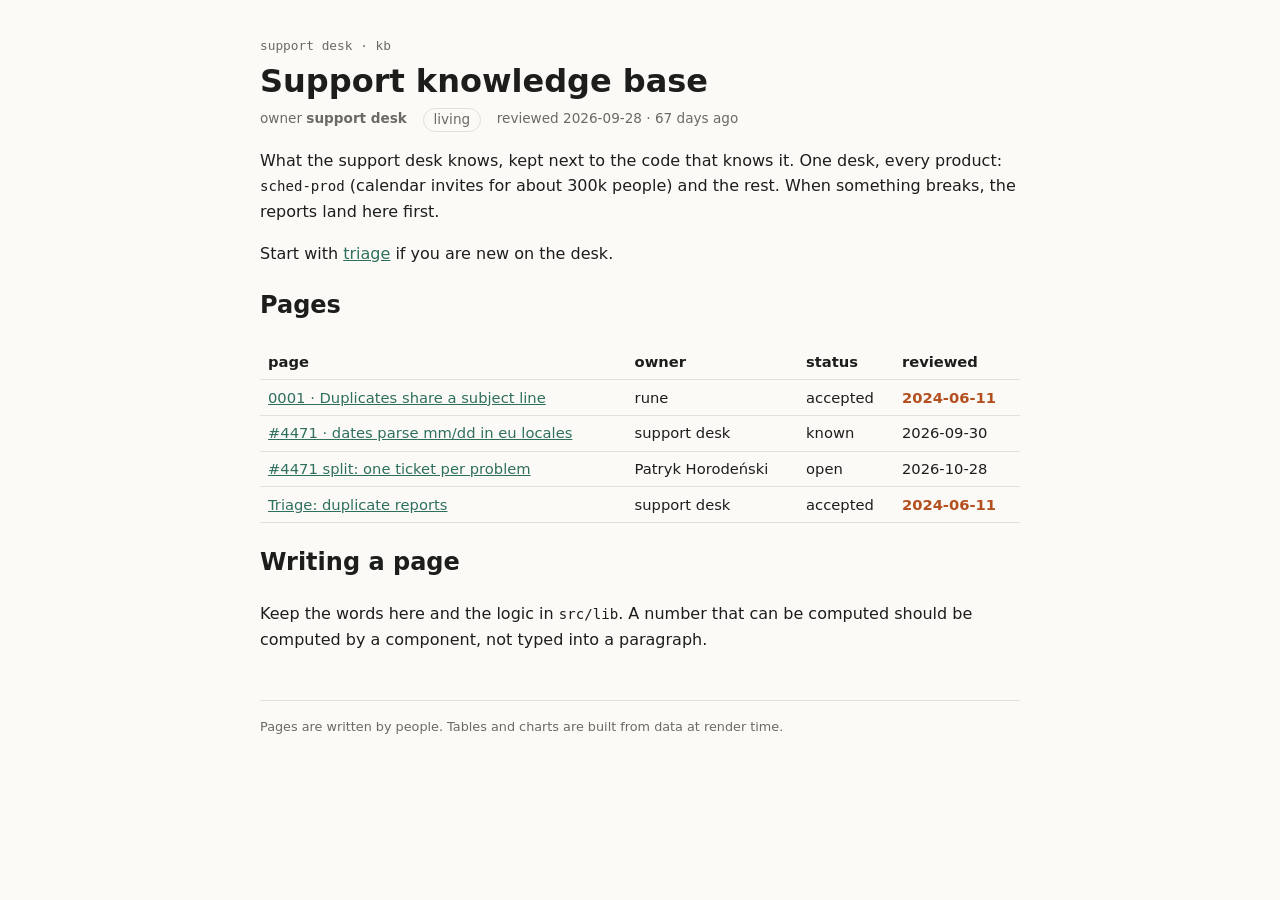
<file: rendered/kb/index.html>
<!doctype html>
<html lang="en">
  <head>
    <meta charset="utf-8" />
    <meta name="viewport" content="width=device-width, initial-scale=1" />
    <link href="../_app/immutable/entry/start.CywXCnTm.js" rel="modulepreload">
		<link href="../_app/immutable/chunks/WgfOfNfE.js" rel="modulepreload">
		<link href="../_app/immutable/chunks/DZJnqUKS.js" rel="modulepreload">
		<link href="../_app/immutable/chunks/CZomEjWq.js" rel="modulepreload">
		<link href="../_app/immutable/entry/app.B-sFTMNb.js" rel="modulepreload">
		<link href="../_app/immutable/chunks/DZni_WYU.js" rel="modulepreload">
		<link href="../_app/immutable/chunks/BMv-2JeR.js" rel="modulepreload">
		<link href="../_app/immutable/chunks/DQhTBKxc.js" rel="modulepreload">
		<link href="../_app/immutable/chunks/DL3LuOT-.js" rel="modulepreload">
		<link href="../_app/immutable/nodes/0.Cfrskkg7.js" rel="modulepreload">
		<link href="../_app/immutable/chunks/BRmqMdvF.js" rel="modulepreload">
		<link href="../_app/immutable/nodes/2.CfWK2fSn.js" rel="modulepreload">
		<link href="../_app/immutable/chunks/CCdwa9zY.js" rel="modulepreload">
		<link href="../_app/immutable/chunks/DgHrj4II.js" rel="modulepreload">
		<link href="../_app/immutable/chunks/BO_i4mtU.js" rel="modulepreload">
		<link href="../_app/immutable/chunks/DZqXfhuf.js" rel="modulepreload">
		<link href="../_app/immutable/chunks/DNWXatjy.js" rel="modulepreload">
		<link href="../_app/immutable/chunks/CahvLkCA.js" rel="modulepreload">
		<link href="../_app/immutable/chunks/JsDb0w1t.js" rel="modulepreload">
		<!--e2jw2j--><!----><title>Support knowledge base · support kb</title>
		<link href="../_app/immutable/assets/runbook.BhhgOc_n.css" rel="stylesheet">
		<link href="../_app/immutable/assets/Callout.yLErXQDM.css" rel="stylesheet">
		<link href="../_app/immutable/assets/5.mS22_sLR.css" rel="stylesheet">
		<link href="../_app/immutable/assets/4.hI2H_0Om.css" rel="stylesheet">
		<link href="../_app/immutable/assets/6.C3mwiGDj.css" rel="stylesheet">
		<link href="../_app/immutable/assets/2.Bt0MwIZg.css" rel="stylesheet">
  </head>
  <body>
    <div style="display: contents"><!--[--><!--[0--><!--[--><!--[--><div class="kb svelte-e2jw2j"><header><a class="crumb svelte-e2jw2j" href="/kb">support desk · kb</a> <h1 class="svelte-e2jw2j">Support knowledge base</h1> <p class="meta svelte-e2jw2j"><span>owner <b>support desk</b></span> <span class="status living svelte-e2jw2j">living</span> <span class="svelte-e2jw2j">reviewed 2026-09-28 · 30 days ago</span></p></header> <!--[-1--><!--]--> <main><p>What the support desk knows, kept next to the code that knows it. One desk, every product: <code>sched-prod</code> (calendar invites for about 300k people) and the rest. When something breaks, the reports land here first.</p> <p>Start with <a href="/kb/triage/dedupe">triage</a> if you are new on the desk.</p> <h2>Pages</h2> <table><thead><tr><th>page</th><th>owner</th><th>status</th><th>reviewed</th></tr></thead><tbody><!--[--><tr><td><a href="/kb/decisions/0001-dedupe-by-subject">0001 · Duplicates share a subject line</a></td><td>rune</td><td>accepted</td><td class="svelte-tbc1ha stale">2024-06-11</td></tr><tr><td><a href="/kb/incidents/4471">#4471 · dates parse mm/dd in eu locales</a></td><td>support desk</td><td>known</td><td class="svelte-tbc1ha">2026-09-30</td></tr><tr><td><a href="/kb/incidents/4471-causes">#4471 split: one ticket per problem</a></td><td>Patryk Horodeński</td><td>open</td><td class="svelte-tbc1ha">2026-10-28</td></tr><tr><td><a href="/kb/triage/dedupe">Triage: duplicate reports</a></td><td>support desk</td><td>accepted</td><td class="svelte-tbc1ha stale">2024-06-11</td></tr><!--]--></tbody></table><!----> <h2>Writing a page</h2> <p>Keep the words here and the logic in <code>src/lib</code>. A number that can be computed should be
computed by a component, not typed into a paragraph.</p><!----></main> <footer class="svelte-e2jw2j">Pages are written by people. Tables and charts are built from data at render time.</footer></div><!--]--><!----><!--]--><!--]--> <!--[-1--><!--]--><!--]-->
			
			<script>
				{
					__sveltekit_vhf650 = {
						base: new URL("..", location).pathname.slice(0, -1)
					};

					const element = document.currentScript.parentElement;

					Promise.all([
						import("../_app/immutable/entry/start.CywXCnTm.js"),
						import("../_app/immutable/entry/app.B-sFTMNb.js")
					]).then(([kit, app]) => {
						kit.start(app, element, {
							node_ids: [0, 2],
							data: [null,null],
							form: null,
							error: null
						});
					});
				}
			</script>
		</div>
  </body>
</html>
</file>
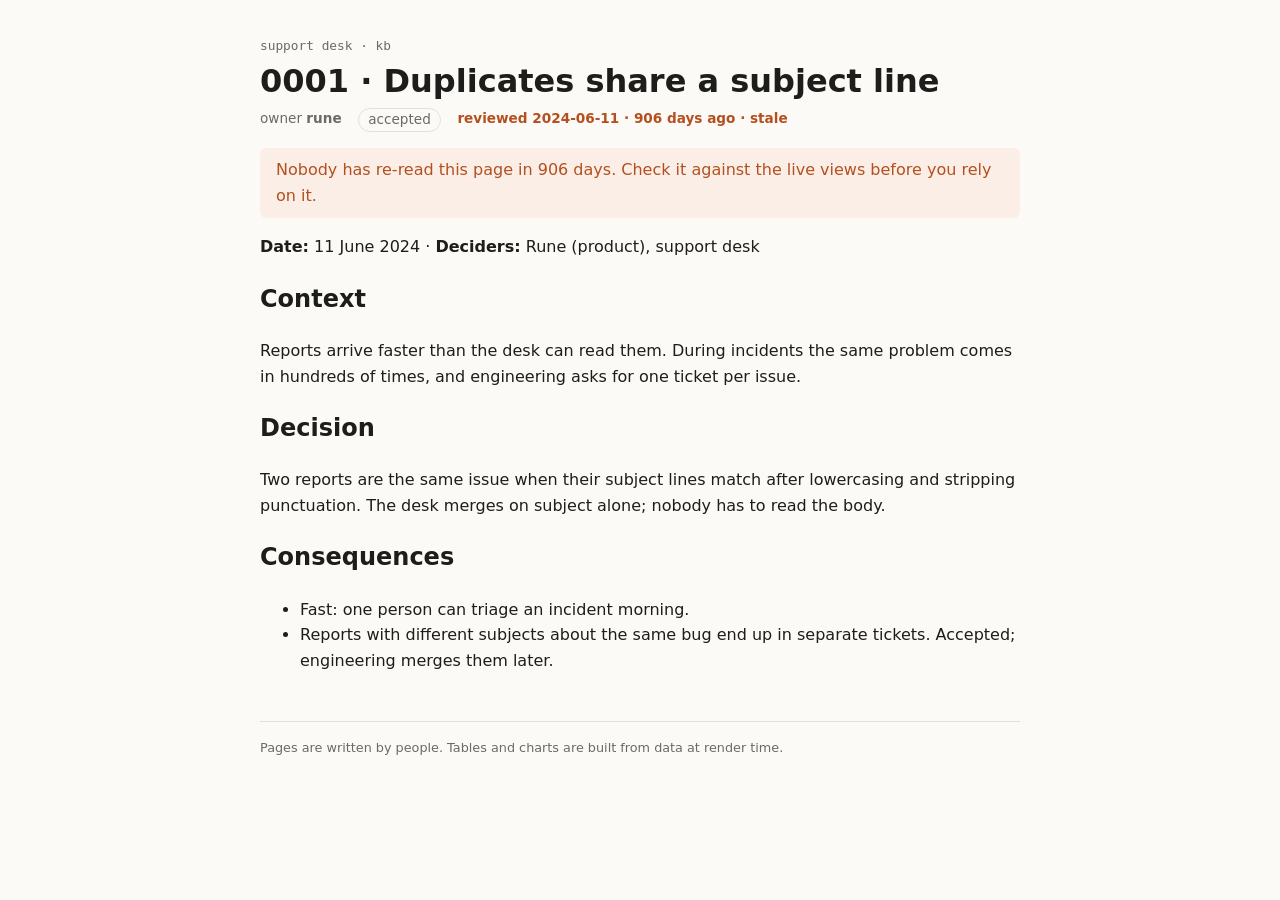
<file: rendered/kb/decisions/0001-dedupe-by-subject/index.html>
<!doctype html>
<html lang="en">
  <head>
    <meta charset="utf-8" />
    <meta name="viewport" content="width=device-width, initial-scale=1" />
    <link href="../../../_app/immutable/entry/start.CywXCnTm.js" rel="modulepreload">
		<link href="../../../_app/immutable/chunks/WgfOfNfE.js" rel="modulepreload">
		<link href="../../../_app/immutable/chunks/DZJnqUKS.js" rel="modulepreload">
		<link href="../../../_app/immutable/chunks/CZomEjWq.js" rel="modulepreload">
		<link href="../../../_app/immutable/entry/app.B-sFTMNb.js" rel="modulepreload">
		<link href="../../../_app/immutable/chunks/DZni_WYU.js" rel="modulepreload">
		<link href="../../../_app/immutable/chunks/BMv-2JeR.js" rel="modulepreload">
		<link href="../../../_app/immutable/chunks/DQhTBKxc.js" rel="modulepreload">
		<link href="../../../_app/immutable/chunks/DL3LuOT-.js" rel="modulepreload">
		<link href="../../../_app/immutable/nodes/0.Cfrskkg7.js" rel="modulepreload">
		<link href="../../../_app/immutable/chunks/BRmqMdvF.js" rel="modulepreload">
		<link href="../../../_app/immutable/nodes/3.BKaTEenX.js" rel="modulepreload">
		<link href="../../../_app/immutable/chunks/DgHrj4II.js" rel="modulepreload">
		<link href="../../../_app/immutable/chunks/CCdwa9zY.js" rel="modulepreload">
		<!--e2jw2j--><!----><title>0001 · Duplicates share a subject line · support kb</title>
		<link href="../../../_app/immutable/assets/runbook.BhhgOc_n.css" rel="stylesheet">
  </head>
  <body>
    <div style="display: contents"><!--[--><!--[0--><!--[--><!--[--><div class="kb svelte-e2jw2j"><header><a class="crumb svelte-e2jw2j" href="/kb">support desk · kb</a> <h1 class="svelte-e2jw2j">0001 · Duplicates share a subject line</h1> <p class="meta svelte-e2jw2j"><span>owner <b>rune</b></span> <span class="status accepted svelte-e2jw2j">accepted</span> <span class="svelte-e2jw2j stale">reviewed 2024-06-11 · 869 days ago · stale</span></p></header> <!--[0--><p class="banner svelte-e2jw2j">Nobody has re-read this page in 869 days. Check it against the live views before you rely on it.</p><!--]--> <main><p><strong>Date:</strong> 11 June 2024 · <strong>Deciders:</strong> Rune (product), support desk</p> <h2>Context</h2> <p>Reports arrive faster than the desk can read them. During incidents the same problem comes in
hundreds of times, and engineering asks for one ticket per issue.</p> <h2>Decision</h2> <p>Two reports are the same issue when their subject lines match after lowercasing and stripping
punctuation. The desk merges on subject alone; nobody has to read the body.</p> <h2>Consequences</h2> <ul><li>Fast: one person can triage an incident morning.</li> <li>Reports with different subjects about the same bug end up in separate tickets. Accepted;
engineering merges them later.</li></ul><!----></main> <footer class="svelte-e2jw2j">Pages are written by people. Tables and charts are built from data at render time.</footer></div><!--]--><!----><!--]--><!--]--> <!--[-1--><!--]--><!--]-->
			
			<script>
				{
					__sveltekit_vhf650 = {
						base: new URL("../../..", location).pathname.slice(0, -1)
					};

					const element = document.currentScript.parentElement;

					Promise.all([
						import("../../../_app/immutable/entry/start.CywXCnTm.js"),
						import("../../../_app/immutable/entry/app.B-sFTMNb.js")
					]).then(([kit, app]) => {
						kit.start(app, element, {
							node_ids: [0, 3],
							data: [null,null],
							form: null,
							error: null
						});
					});
				}
			</script>
		</div>
  </body>
</html>
</file>
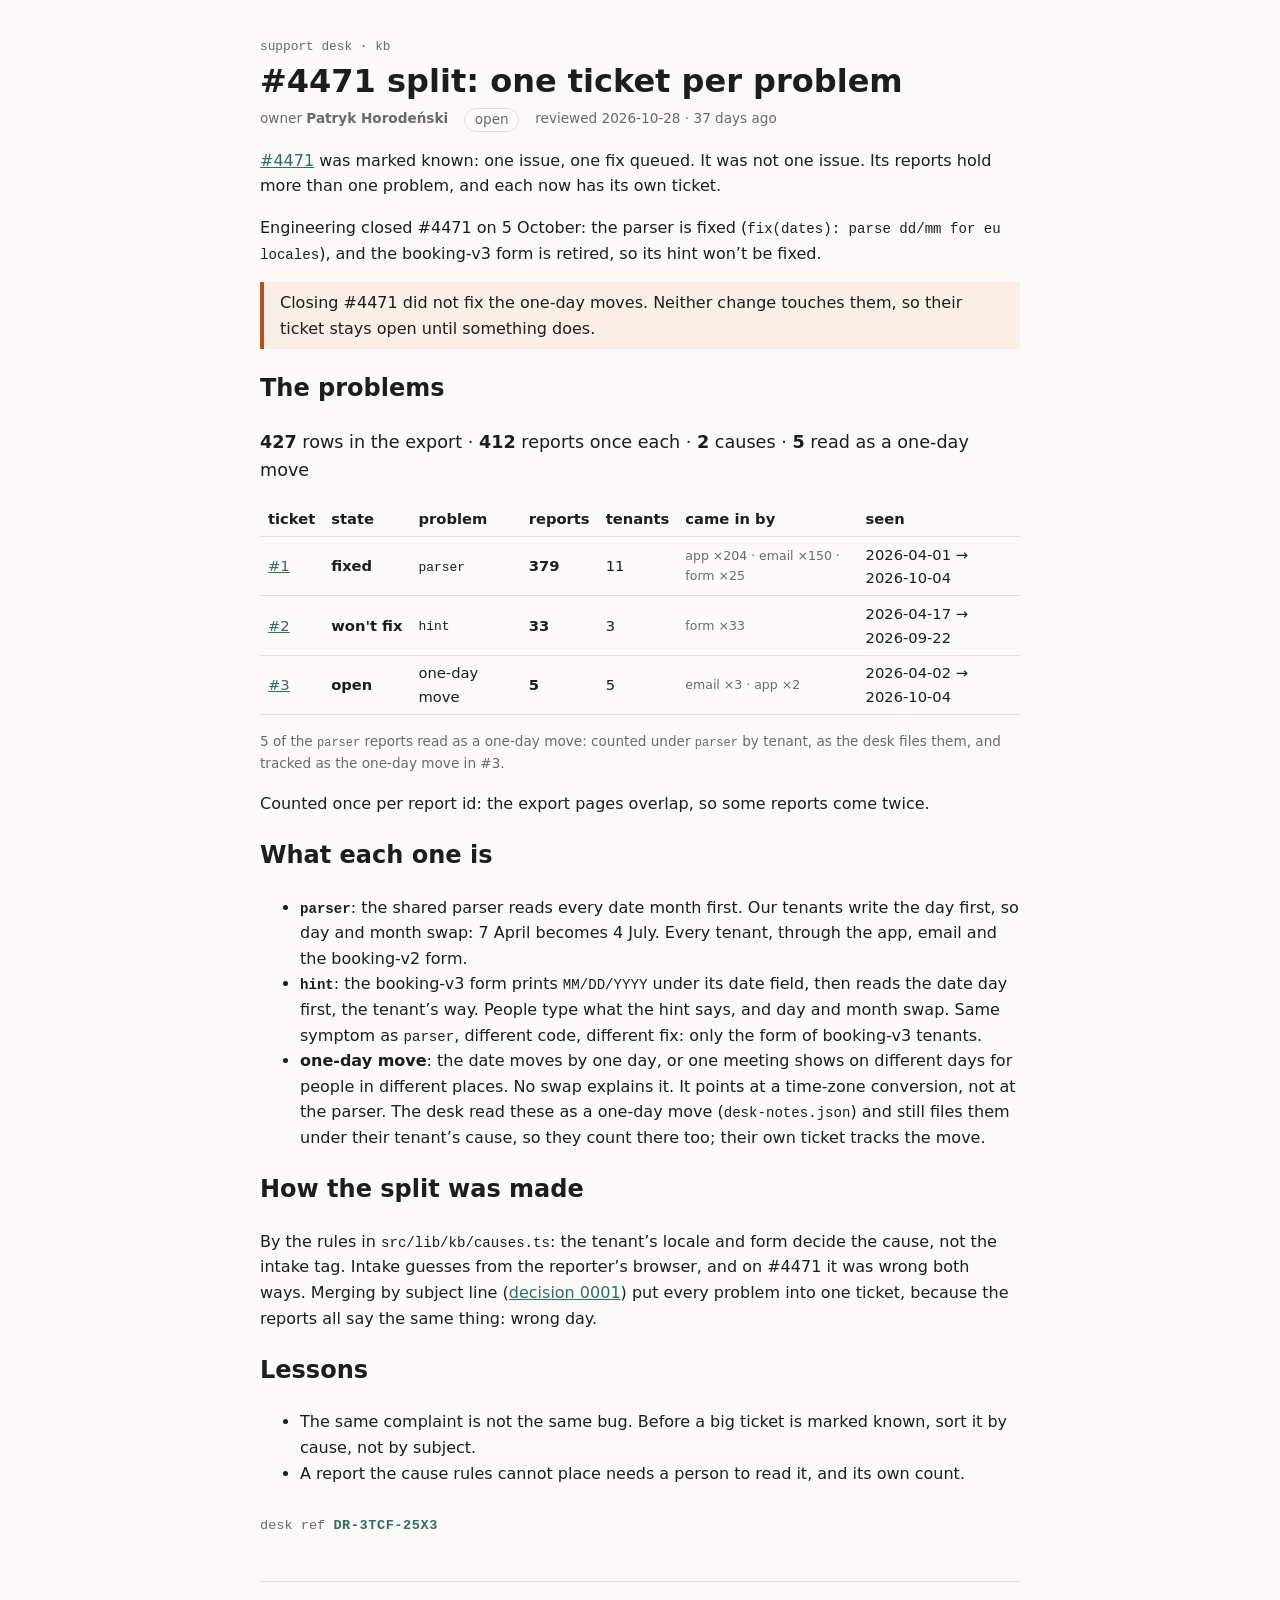
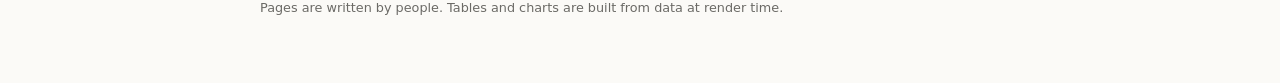
<file: rendered/kb/incidents/4471-causes/index.html>
<!doctype html>
<html lang="en">
  <head>
    <meta charset="utf-8" />
    <meta name="viewport" content="width=device-width, initial-scale=1" />
    <link href="../../../_app/immutable/entry/start.CywXCnTm.js" rel="modulepreload">
		<link href="../../../_app/immutable/chunks/WgfOfNfE.js" rel="modulepreload">
		<link href="../../../_app/immutable/chunks/DZJnqUKS.js" rel="modulepreload">
		<link href="../../../_app/immutable/chunks/CZomEjWq.js" rel="modulepreload">
		<link href="../../../_app/immutable/entry/app.B-sFTMNb.js" rel="modulepreload">
		<link href="../../../_app/immutable/chunks/DZni_WYU.js" rel="modulepreload">
		<link href="../../../_app/immutable/chunks/BMv-2JeR.js" rel="modulepreload">
		<link href="../../../_app/immutable/chunks/DQhTBKxc.js" rel="modulepreload">
		<link href="../../../_app/immutable/chunks/DL3LuOT-.js" rel="modulepreload">
		<link href="../../../_app/immutable/nodes/0.Cfrskkg7.js" rel="modulepreload">
		<link href="../../../_app/immutable/chunks/BRmqMdvF.js" rel="modulepreload">
		<link href="../../../_app/immutable/nodes/5.gC1hJp-L.js" rel="modulepreload">
		<link href="../../../_app/immutable/chunks/BO_i4mtU.js" rel="modulepreload">
		<link href="../../../_app/immutable/chunks/CCdwa9zY.js" rel="modulepreload">
		<link href="../../../_app/immutable/chunks/DZqXfhuf.js" rel="modulepreload">
		<link href="../../../_app/immutable/chunks/DNWXatjy.js" rel="modulepreload">
		<!--e2jw2j--><!----><title>#4471 split: one ticket per problem · support kb</title>
		<link href="../../../_app/immutable/assets/runbook.BhhgOc_n.css" rel="stylesheet">
		<link href="../../../_app/immutable/assets/Callout.yLErXQDM.css" rel="stylesheet">
		<link href="../../../_app/immutable/assets/5.mS22_sLR.css" rel="stylesheet">
  </head>
  <body>
    <div style="display: contents"><!--[--><!--[0--><!--[--><!--[--><div class="kb svelte-e2jw2j"><header><a class="crumb svelte-e2jw2j" href="/kb">support desk · kb</a> <h1 class="svelte-e2jw2j">#4471 split: one ticket per problem</h1> <p class="meta svelte-e2jw2j"><span>owner <b>Patryk Horodeński</b></span> <span class="status open svelte-e2jw2j">open</span> <span class="svelte-e2jw2j">reviewed 2026-10-28 · 0 days ago</span></p></header> <!--[-1--><!--]--> <main><p><a href="/kb/incidents/4471">#4471</a> was marked known: one issue, one fix queued. It was not one issue.
Its reports hold more than one problem, and each now has its own ticket.</p> <p>Engineering closed #4471 on 5 October: the parser is fixed (<code>fix(dates): parse dd/mm for eu locales</code>), and the booking-v3 form is retired, so its hint won’t be fixed.</p> <aside class="warn svelte-17bri61"><!---->Closing #4471 did not fix the one-day moves. Neither change touches them, so their ticket stays
open until something does.<!----></aside><!----> <h2>The problems</h2> <p class="sum svelte-1n91i81"><strong>427</strong> rows in the export · <strong>412</strong> reports once each · <strong>2</strong> causes <!--[0-->· <strong>5</strong> read as a one-day move<!--]--></p> <table><thead><tr><th>ticket</th><th>state</th><th>problem</th><th>reports</th><th>tenants</th><th>came in by</th><th>seen</th></tr></thead><tbody><!--[--><tr class="svelte-1n91i81"><td class="svelte-1n91i81"><!--[0--><a href="https://github.com/phorodenskidev-dot/support-kb-4471/issues/1">#1</a><!--]--></td><td class="svelte-1n91i81"><!--[0--><span class="state svelte-1n91i81" title="fix(dates): parse dd/mm for eu locales">fixed</span><!--]--></td><td class="svelte-1n91i81"><code>parser</code></td><td class="svelte-1n91i81"><strong>379</strong></td><td class="svelte-1n91i81">11</td><td class="tags svelte-1n91i81">app ×204 · email ×150 · form ×25</td><td class="svelte-1n91i81">2026-04-01 → 2026-10-04</td></tr><tr class="svelte-1n91i81"><td class="svelte-1n91i81"><!--[0--><a href="https://github.com/phorodenskidev-dot/support-kb-4471/issues/2">#2</a><!--]--></td><td class="svelte-1n91i81"><!--[0--><span class="state svelte-1n91i81" title="booking-v3 form retired">won't fix</span><!--]--></td><td class="svelte-1n91i81"><code>hint</code></td><td class="svelte-1n91i81"><strong>33</strong></td><td class="svelte-1n91i81">3</td><td class="tags svelte-1n91i81">form ×33</td><td class="svelte-1n91i81">2026-04-17 → 2026-09-22</td></tr><!--]--><!--[0--><tr><td><a href="https://github.com/phorodenskidev-dot/support-kb-4471/issues/3">#3</a></td><td><span class="state svelte-1n91i81" title="neither #4471 change touches it">open</span></td><td>one-day move</td><td><strong>5</strong></td><td>5</td><td class="tags svelte-1n91i81">email ×3 · app ×2</td><td>2026-04-02 → 2026-10-04</td></tr><!--]--></tbody></table> <!--[--><!--[0--><p class="note svelte-1n91i81">5 of the <code>parser</code> reports read as a one-day move: counted under <code>parser</code> by tenant, as the desk files them, and tracked as the one-day move in
      #3.</p><!--]--><!--[-1--><!--]--><!--]--><!----> <p>Counted once per report id: the export pages overlap, so some reports come twice.</p> <h2>What each one is</h2> <ul><li><strong><code>parser</code></strong>: the shared parser reads every date month first. Our tenants write the day
first, so day and month swap: 7 April becomes 4 July. Every tenant, through the app, email
and the booking-v2 form.</li> <li><strong><code>hint</code></strong>: the booking-v3 form prints <code>MM/DD/YYYY</code> under its date field, then reads the date
day first, the tenant’s way. People type what the hint says, and day and month swap. Same
symptom as <code>parser</code>, different code, different fix: only the form of booking-v3 tenants.</li> <li><strong>one-day move</strong>: the date moves by one day, or one meeting shows on different days for people
in different places. No swap explains it. It points at a time-zone conversion, not at the
parser. The desk read these as a one-day move (<code>desk-notes.json</code>) and still files them under
their tenant’s cause, so they count there too; their own ticket tracks the move.</li></ul> <h2>How the split was made</h2> <p>By the rules in <code>src/lib/kb/causes.ts</code>: the tenant’s locale and form decide the cause, not
the intake tag. Intake guesses from the reporter’s browser, and on #4471 it was wrong both
ways. Merging by subject line (<a href="/kb/decisions/0001-dedupe-by-subject">decision 0001</a>) put
every problem into one ticket, because the reports all say the same thing: wrong day.</p> <h2>Lessons</h2> <ul><li>The same complaint is not the same bug. Before a big ticket is marked known, sort it by
cause, not by subject.</li> <li>A report the cause rules cannot place needs a person to read it, and its own count.</li></ul> <!--[0--><p class="stamp svelte-1280m42">desk ref <b class="svelte-1280m42">DR-3TCF-25X3</b></p><!--]--><!----><!----></main> <footer class="svelte-e2jw2j">Pages are written by people. Tables and charts are built from data at render time.</footer></div><!--]--><!----><!--]--><!--]--> <!--[-1--><!--]--><!--]-->
			
			<script>
				{
					__sveltekit_vhf650 = {
						base: new URL("../../..", location).pathname.slice(0, -1)
					};

					const element = document.currentScript.parentElement;

					Promise.all([
						import("../../../_app/immutable/entry/start.CywXCnTm.js"),
						import("../../../_app/immutable/entry/app.B-sFTMNb.js")
					]).then(([kit, app]) => {
						kit.start(app, element, {
							node_ids: [0, 5],
							data: [null,null],
							form: null,
							error: null
						});
					});
				}
			</script>
		</div>
  </body>
</html>
</file>
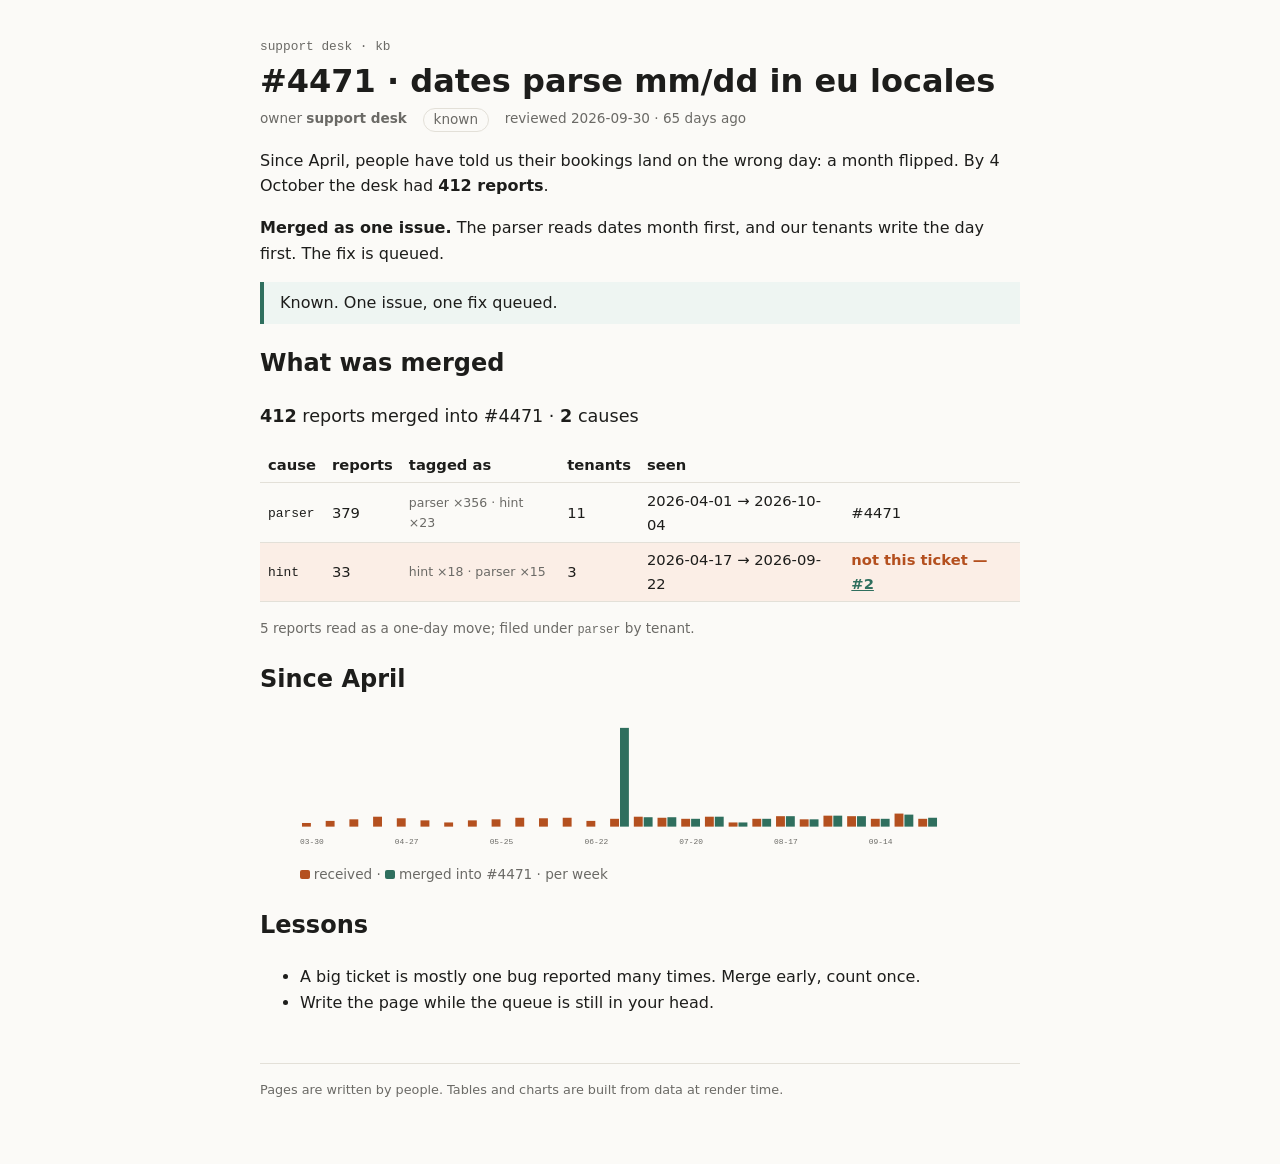
<file: rendered/kb/incidents/4471/index.html>
<!doctype html>
<html lang="en">
  <head>
    <meta charset="utf-8" />
    <meta name="viewport" content="width=device-width, initial-scale=1" />
    <link href="../../../_app/immutable/entry/start.CywXCnTm.js" rel="modulepreload">
		<link href="../../../_app/immutable/chunks/WgfOfNfE.js" rel="modulepreload">
		<link href="../../../_app/immutable/chunks/DZJnqUKS.js" rel="modulepreload">
		<link href="../../../_app/immutable/chunks/CZomEjWq.js" rel="modulepreload">
		<link href="../../../_app/immutable/entry/app.B-sFTMNb.js" rel="modulepreload">
		<link href="../../../_app/immutable/chunks/DZni_WYU.js" rel="modulepreload">
		<link href="../../../_app/immutable/chunks/BMv-2JeR.js" rel="modulepreload">
		<link href="../../../_app/immutable/chunks/DQhTBKxc.js" rel="modulepreload">
		<link href="../../../_app/immutable/chunks/DL3LuOT-.js" rel="modulepreload">
		<link href="../../../_app/immutable/nodes/0.Cfrskkg7.js" rel="modulepreload">
		<link href="../../../_app/immutable/chunks/BRmqMdvF.js" rel="modulepreload">
		<link href="../../../_app/immutable/nodes/4.DO2ydRgR.js" rel="modulepreload">
		<link href="../../../_app/immutable/chunks/CahvLkCA.js" rel="modulepreload">
		<link href="../../../_app/immutable/chunks/CCdwa9zY.js" rel="modulepreload">
		<link href="../../../_app/immutable/chunks/DZqXfhuf.js" rel="modulepreload">
		<link href="../../../_app/immutable/chunks/DNWXatjy.js" rel="modulepreload">
		<!--e2jw2j--><!----><title>#4471 · dates parse mm/dd in eu locales · support kb</title>
		<link href="../../../_app/immutable/assets/runbook.BhhgOc_n.css" rel="stylesheet">
		<link href="../../../_app/immutable/assets/Callout.yLErXQDM.css" rel="stylesheet">
		<link href="../../../_app/immutable/assets/4.hI2H_0Om.css" rel="stylesheet">
  </head>
  <body>
    <div style="display: contents"><!--[--><!--[0--><!--[--><!--[--><div class="kb svelte-e2jw2j"><header><a class="crumb svelte-e2jw2j" href="/kb">support desk · kb</a> <h1 class="svelte-e2jw2j">#4471 · dates parse mm/dd in eu locales</h1> <p class="meta svelte-e2jw2j"><span>owner <b>support desk</b></span> <span class="status known svelte-e2jw2j">known</span> <span class="svelte-e2jw2j">reviewed 2026-09-30 · 28 days ago</span></p></header> <!--[-1--><!--]--> <main><p>Since April, people have told us their bookings land on the wrong day: a month flipped. By
4 October the desk had <strong>412 reports</strong>.</p> <p><strong>Merged as one issue.</strong> The parser reads dates month first, and our tenants write the day
first. The fix is queued.</p> <aside class="note svelte-17bri61"><!---->Known. One issue, one fix queued.<!----></aside><!----> <h2>What was merged</h2> <p class="sum svelte-12oyimm"><strong>412</strong> reports merged into #4471 · <strong>2</strong> causes</p> <table><thead><tr><th>cause</th><th>reports</th><th>tagged as</th><th>tenants</th><th>seen</th><th></th></tr></thead><tbody><!--[--><tr class="svelte-12oyimm"><td class="svelte-12oyimm"><code>parser</code></td><td class="svelte-12oyimm">379</td><td class="tags svelte-12oyimm">parser ×356 · hint ×23</td><td class="svelte-12oyimm">11</td><td class="svelte-12oyimm">2026-04-01 → 2026-10-04</td><td class="svelte-12oyimm"><!--[0-->#4471<!--]--></td></tr><tr class="svelte-12oyimm wrong"><td class="svelte-12oyimm"><code>hint</code></td><td class="svelte-12oyimm">33</td><td class="tags svelte-12oyimm">hint ×18 · parser ×15</td><td class="svelte-12oyimm">3</td><td class="svelte-12oyimm">2026-04-17 → 2026-09-22</td><td class="svelte-12oyimm"><!--[1-->not this ticket — <a href="https://github.com/phorodenskidev-dot/support-kb-4471/issues/2">#2</a><!--]--></td></tr><!--]--></tbody></table> <!--[--><!--[0--><p class="note svelte-12oyimm">5 reports read as a one-day move; filed under <code>parser</code> by tenant.</p><!--]--><!--[-1--><!--]--><!--]--><!----> <h2>Since April</h2> <figure><svg viewBox="0 0 648 140" role="img" aria-label="reports received and merged into #4471, per week" class="svelte-18a6qal"><!--[--><rect class="in svelte-18a6qal" x="2" y="106.29629629629629" width="9" height="3.7037037037037033"></rect><rect class="merged svelte-18a6qal" x="12" y="110" width="9" height="0"></rect><!--[0--><text x="12" y="128" class="svelte-18a6qal">03-30</text><!--]--><rect class="in svelte-18a6qal" x="26" y="104.17989417989418" width="9" height="5.82010582010582"></rect><rect class="merged svelte-18a6qal" x="36" y="110" width="9" height="0"></rect><!--[-1--><!--]--><rect class="in svelte-18a6qal" x="50" y="102.5925925925926" width="9" height="7.4074074074074066"></rect><rect class="merged svelte-18a6qal" x="60" y="110" width="9" height="0"></rect><!--[-1--><!--]--><rect class="in svelte-18a6qal" x="74" y="99.94708994708995" width="9" height="10.052910052910052"></rect><rect class="merged svelte-18a6qal" x="84" y="110" width="9" height="0"></rect><!--[-1--><!--]--><rect class="in svelte-18a6qal" x="98" y="101.53439153439153" width="9" height="8.465608465608465"></rect><rect class="merged svelte-18a6qal" x="108" y="110" width="9" height="0"></rect><!--[0--><text x="108" y="128" class="svelte-18a6qal">04-27</text><!--]--><rect class="in svelte-18a6qal" x="122" y="103.65079365079364" width="9" height="6.349206349206349"></rect><rect class="merged svelte-18a6qal" x="132" y="110" width="9" height="0"></rect><!--[-1--><!--]--><rect class="in svelte-18a6qal" x="146" y="105.76719576719577" width="9" height="4.232804232804233"></rect><rect class="merged svelte-18a6qal" x="156" y="110" width="9" height="0"></rect><!--[-1--><!--]--><rect class="in svelte-18a6qal" x="170" y="103.65079365079364" width="9" height="6.349206349206349"></rect><rect class="merged svelte-18a6qal" x="180" y="110" width="9" height="0"></rect><!--[-1--><!--]--><rect class="in svelte-18a6qal" x="194" y="102.5925925925926" width="9" height="7.4074074074074066"></rect><rect class="merged svelte-18a6qal" x="204" y="110" width="9" height="0"></rect><!--[0--><text x="204" y="128" class="svelte-18a6qal">05-25</text><!--]--><rect class="in svelte-18a6qal" x="218" y="101.00529100529101" width="9" height="8.994708994708994"></rect><rect class="merged svelte-18a6qal" x="228" y="110" width="9" height="0"></rect><!--[-1--><!--]--><rect class="in svelte-18a6qal" x="242" y="101.53439153439153" width="9" height="8.465608465608465"></rect><rect class="merged svelte-18a6qal" x="252" y="110" width="9" height="0"></rect><!--[-1--><!--]--><rect class="in svelte-18a6qal" x="266" y="101.00529100529101" width="9" height="8.994708994708994"></rect><rect class="merged svelte-18a6qal" x="276" y="110" width="9" height="0"></rect><!--[-1--><!--]--><rect class="in svelte-18a6qal" x="290" y="104.17989417989418" width="9" height="5.82010582010582"></rect><rect class="merged svelte-18a6qal" x="300" y="110" width="9" height="0"></rect><!--[0--><text x="300" y="128" class="svelte-18a6qal">06-22</text><!--]--><rect class="in svelte-18a6qal" x="314" y="102.06349206349206" width="9" height="7.936507936507936"></rect><rect class="merged svelte-18a6qal" x="324" y="10" width="9" height="100"></rect><!--[-1--><!--]--><rect class="in svelte-18a6qal" x="338" y="99.94708994708995" width="9" height="10.052910052910052"></rect><rect class="merged svelte-18a6qal" x="348" y="100.47619047619048" width="9" height="9.523809523809524"></rect><!--[-1--><!--]--><rect class="in svelte-18a6qal" x="362" y="101.00529100529101" width="9" height="8.994708994708994"></rect><rect class="merged svelte-18a6qal" x="372" y="100.47619047619048" width="9" height="9.523809523809524"></rect><!--[-1--><!--]--><rect class="in svelte-18a6qal" x="386" y="102.06349206349206" width="9" height="7.936507936507936"></rect><rect class="merged svelte-18a6qal" x="396" y="102.06349206349206" width="9" height="7.936507936507936"></rect><!--[0--><text x="396" y="128" class="svelte-18a6qal">07-20</text><!--]--><rect class="in svelte-18a6qal" x="410" y="99.94708994708995" width="9" height="10.052910052910052"></rect><rect class="merged svelte-18a6qal" x="420" y="99.94708994708995" width="9" height="10.052910052910052"></rect><!--[-1--><!--]--><rect class="in svelte-18a6qal" x="434" y="105.76719576719577" width="9" height="4.232804232804233"></rect><rect class="merged svelte-18a6qal" x="444" y="105.76719576719577" width="9" height="4.232804232804233"></rect><!--[-1--><!--]--><rect class="in svelte-18a6qal" x="458" y="102.06349206349206" width="9" height="7.936507936507936"></rect><rect class="merged svelte-18a6qal" x="468" y="102.06349206349206" width="9" height="7.936507936507936"></rect><!--[-1--><!--]--><rect class="in svelte-18a6qal" x="482" y="99.41798941798942" width="9" height="10.582010582010582"></rect><rect class="merged svelte-18a6qal" x="492" y="99.41798941798942" width="9" height="10.582010582010582"></rect><!--[0--><text x="492" y="128" class="svelte-18a6qal">08-17</text><!--]--><rect class="in svelte-18a6qal" x="506" y="102.5925925925926" width="9" height="7.4074074074074066"></rect><rect class="merged svelte-18a6qal" x="516" y="102.5925925925926" width="9" height="7.4074074074074066"></rect><!--[-1--><!--]--><rect class="in svelte-18a6qal" x="530" y="98.88888888888889" width="9" height="11.11111111111111"></rect><rect class="merged svelte-18a6qal" x="540" y="98.88888888888889" width="9" height="11.11111111111111"></rect><!--[-1--><!--]--><rect class="in svelte-18a6qal" x="554" y="99.41798941798942" width="9" height="10.582010582010582"></rect><rect class="merged svelte-18a6qal" x="564" y="99.41798941798942" width="9" height="10.582010582010582"></rect><!--[-1--><!--]--><rect class="in svelte-18a6qal" x="578" y="102.06349206349206" width="9" height="7.936507936507936"></rect><rect class="merged svelte-18a6qal" x="588" y="102.06349206349206" width="9" height="7.936507936507936"></rect><!--[0--><text x="588" y="128" class="svelte-18a6qal">09-14</text><!--]--><rect class="in svelte-18a6qal" x="602" y="96.77248677248677" width="9" height="13.227513227513226"></rect><rect class="merged svelte-18a6qal" x="612" y="97.83068783068784" width="9" height="12.16931216931217"></rect><!--[-1--><!--]--><rect class="in svelte-18a6qal" x="626" y="102.06349206349206" width="9" height="7.936507936507936"></rect><rect class="merged svelte-18a6qal" x="636" y="101.00529100529101" width="9" height="8.994708994708994"></rect><!--[-1--><!--]--><!--]--></svg> <figcaption class="svelte-18a6qal"><span class="key in svelte-18a6qal"></span> received · <span class="key merged svelte-18a6qal"></span> merged into #4471 · per week</figcaption></figure><!----> <h2>Lessons</h2> <ul><li>A big ticket is mostly one bug reported many times. Merge early, count once.</li> <li>Write the page while the queue is still in your head.</li></ul><!----></main> <footer class="svelte-e2jw2j">Pages are written by people. Tables and charts are built from data at render time.</footer></div><!--]--><!----><!--]--><!--]--> <!--[-1--><!--]--><!--]-->
			
			<script>
				{
					__sveltekit_vhf650 = {
						base: new URL("../../..", location).pathname.slice(0, -1)
					};

					const element = document.currentScript.parentElement;

					Promise.all([
						import("../../../_app/immutable/entry/start.CywXCnTm.js"),
						import("../../../_app/immutable/entry/app.B-sFTMNb.js")
					]).then(([kit, app]) => {
						kit.start(app, element, {
							node_ids: [0, 4],
							data: [null,null],
							form: null,
							error: null
						});
					});
				}
			</script>
		</div>
  </body>
</html>
</file>
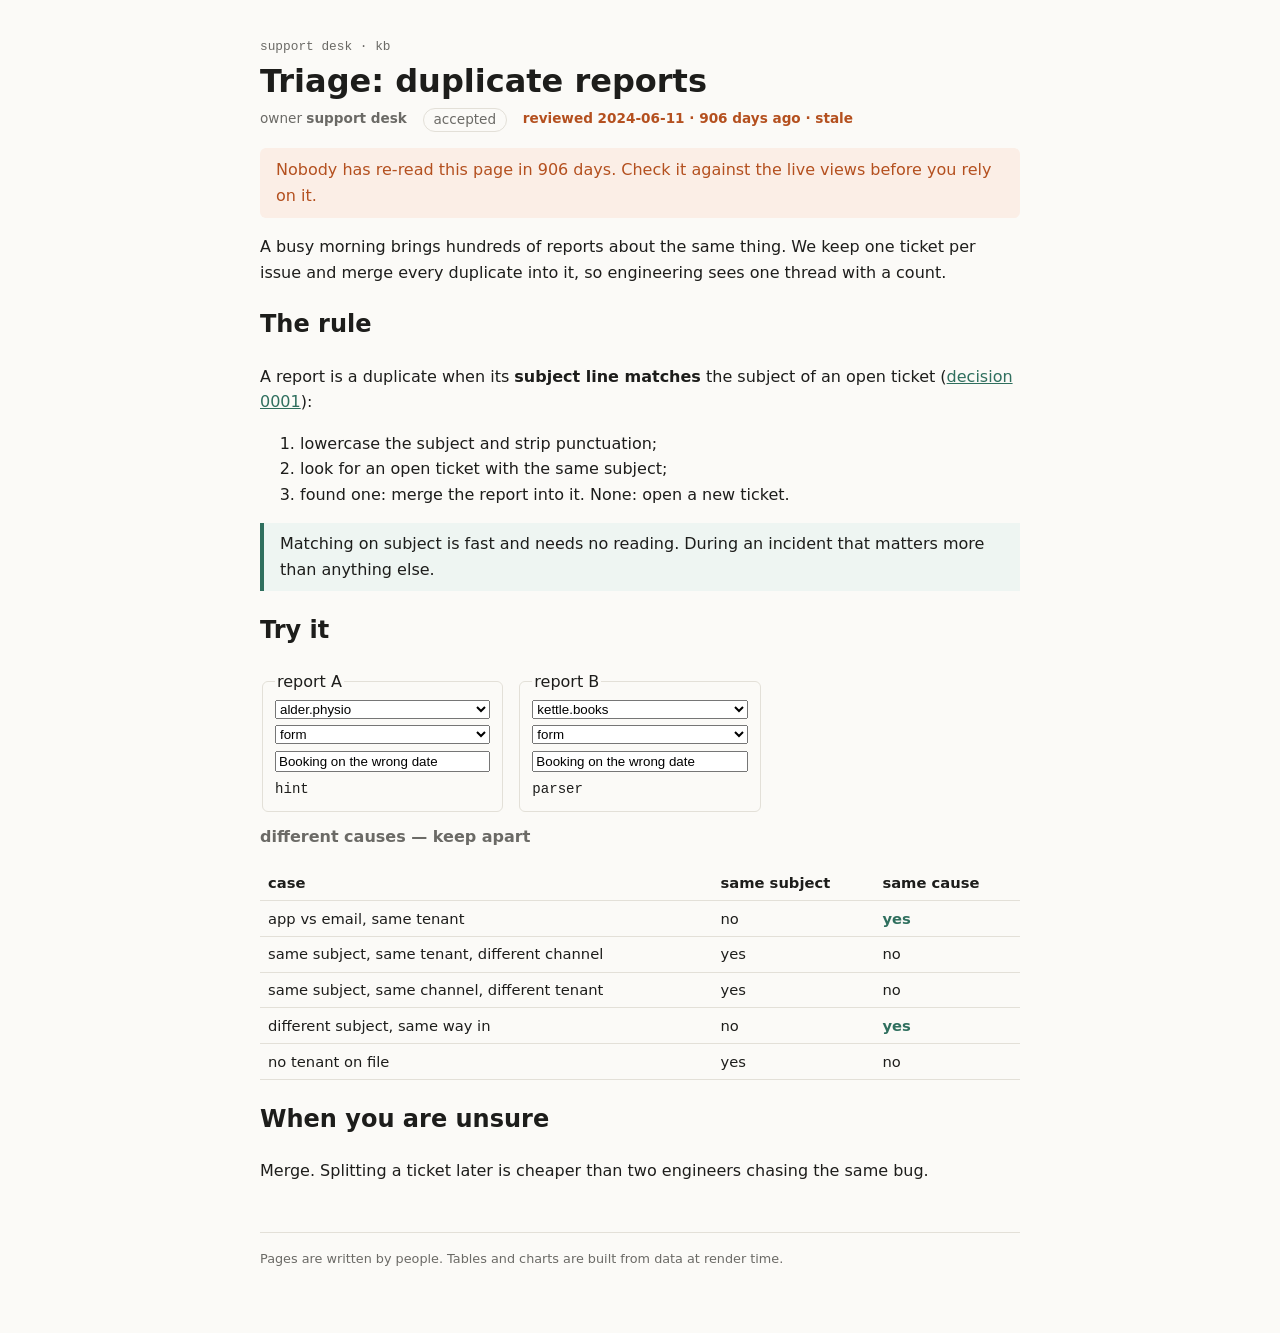
<file: rendered/kb/triage/dedupe/index.html>
<!doctype html>
<html lang="en">
  <head>
    <meta charset="utf-8" />
    <meta name="viewport" content="width=device-width, initial-scale=1" />
    <link href="../../../_app/immutable/entry/start.CywXCnTm.js" rel="modulepreload">
		<link href="../../../_app/immutable/chunks/WgfOfNfE.js" rel="modulepreload">
		<link href="../../../_app/immutable/chunks/DZJnqUKS.js" rel="modulepreload">
		<link href="../../../_app/immutable/chunks/CZomEjWq.js" rel="modulepreload">
		<link href="../../../_app/immutable/entry/app.B-sFTMNb.js" rel="modulepreload">
		<link href="../../../_app/immutable/chunks/DZni_WYU.js" rel="modulepreload">
		<link href="../../../_app/immutable/chunks/BMv-2JeR.js" rel="modulepreload">
		<link href="../../../_app/immutable/chunks/DQhTBKxc.js" rel="modulepreload">
		<link href="../../../_app/immutable/chunks/DL3LuOT-.js" rel="modulepreload">
		<link href="../../../_app/immutable/nodes/0.Cfrskkg7.js" rel="modulepreload">
		<link href="../../../_app/immutable/chunks/BRmqMdvF.js" rel="modulepreload">
		<link href="../../../_app/immutable/nodes/6.Czlm7knu.js" rel="modulepreload">
		<link href="../../../_app/immutable/chunks/JsDb0w1t.js" rel="modulepreload">
		<link href="../../../_app/immutable/chunks/CCdwa9zY.js" rel="modulepreload">
		<link href="../../../_app/immutable/chunks/DZqXfhuf.js" rel="modulepreload">
		<!--e2jw2j--><!----><title>Triage: duplicate reports · support kb</title>
		<link href="../../../_app/immutable/assets/runbook.BhhgOc_n.css" rel="stylesheet">
		<link href="../../../_app/immutable/assets/Callout.yLErXQDM.css" rel="stylesheet">
		<link href="../../../_app/immutable/assets/6.C3mwiGDj.css" rel="stylesheet">
  </head>
  <body>
    <div style="display: contents"><!--[--><!--[0--><!--[--><!--[--><div class="kb svelte-e2jw2j"><header><a class="crumb svelte-e2jw2j" href="/kb">support desk · kb</a> <h1 class="svelte-e2jw2j">Triage: duplicate reports</h1> <p class="meta svelte-e2jw2j"><span>owner <b>support desk</b></span> <span class="status accepted svelte-e2jw2j">accepted</span> <span class="svelte-e2jw2j stale">reviewed 2024-06-11 · 869 days ago · stale</span></p></header> <!--[0--><p class="banner svelte-e2jw2j">Nobody has re-read this page in 869 days. Check it against the live views before you rely on it.</p><!--]--> <main><p>A busy morning brings hundreds of reports about the same thing. We keep one ticket per issue
and merge every duplicate into it, so engineering sees one thread with a count.</p> <h2>The rule</h2> <p>A report is a duplicate when its <strong>subject line matches</strong> the subject of an open ticket
(<a href="/kb/decisions/0001-dedupe-by-subject">decision 0001</a>):</p> <ol><li>lowercase the subject and strip punctuation;</li> <li>look for an open ticket with the same subject;</li> <li>found one: merge the report into it. None: open a new ticket.</li></ol> <aside class="note svelte-17bri61"><!---->Matching on subject is fast and needs no reading. During an incident that matters more than
anything else.<!----></aside><!----> <h2>Try it</h2> <div class="try svelte-gq0h2h"><!--[--><fieldset class="svelte-gq0h2h"><legend>report A</legend> <select aria-label="tenant"><!--[--><option selected="">alder.physio</option><option>copper.studio</option><option>harbour.dental</option><option>kettle.books</option><option>lantern.row</option><option>long.table</option><option>morrow.tax</option><option>nine.lanterns</option><option>pale.harbour</option><option>ridge.clinic</option><option>stone.and.sons</option><!--]--></select> <select aria-label="channel"><!--[--><option>app</option><option>email</option><option selected="">form</option><!--]--></select> <input value="Booking on the wrong date" aria-label="subject"/> <code>hint</code></fieldset><fieldset class="svelte-gq0h2h"><legend>report B</legend> <select aria-label="tenant"><!--[--><option>alder.physio</option><option>copper.studio</option><option>harbour.dental</option><option selected="">kettle.books</option><option>lantern.row</option><option>long.table</option><option>morrow.tax</option><option>nine.lanterns</option><option>pale.harbour</option><option>ridge.clinic</option><option>stone.and.sons</option><!--]--></select> <select aria-label="channel"><!--[--><option>app</option><option>email</option><option selected="">form</option><!--]--></select> <input value="Booking on the wrong date" aria-label="subject"/> <code>parser</code></fieldset><!--]--> <p class="verdict svelte-gq0h2h">different causes — keep apart</p></div> <table><thead><tr><th>case</th><th>same subject</th><th>same cause</th></tr></thead><tbody><!--[--><tr><td>app vs email, same tenant</td><td>no</td><td class="svelte-gq0h2h dup">yes</td></tr><tr><td>same subject, same tenant, different channel</td><td>yes</td><td class="svelte-gq0h2h">no</td></tr><tr><td>same subject, same channel, different tenant</td><td>yes</td><td class="svelte-gq0h2h">no</td></tr><tr><td>different subject, same way in</td><td>no</td><td class="svelte-gq0h2h dup">yes</td></tr><tr><td>no tenant on file</td><td>yes</td><td class="svelte-gq0h2h">no</td></tr><!--]--></tbody></table><!----> <h2>When you are unsure</h2> <p>Merge. Splitting a ticket later is cheaper than two engineers chasing the same bug.</p><!----></main> <footer class="svelte-e2jw2j">Pages are written by people. Tables and charts are built from data at render time.</footer></div><!--]--><!----><!--]--><!--]--> <!--[-1--><!--]--><!--]-->
			
			<script>
				{
					__sveltekit_vhf650 = {
						base: new URL("../../..", location).pathname.slice(0, -1)
					};

					const element = document.currentScript.parentElement;

					Promise.all([
						import("../../../_app/immutable/entry/start.CywXCnTm.js"),
						import("../../../_app/immutable/entry/app.B-sFTMNb.js")
					]).then(([kit, app]) => {
						kit.start(app, element, {
							node_ids: [0, 6],
							data: [null,null],
							form: null,
							error: null
						});
					});
				}
			</script>
		</div>
  </body>
</html>
</file>
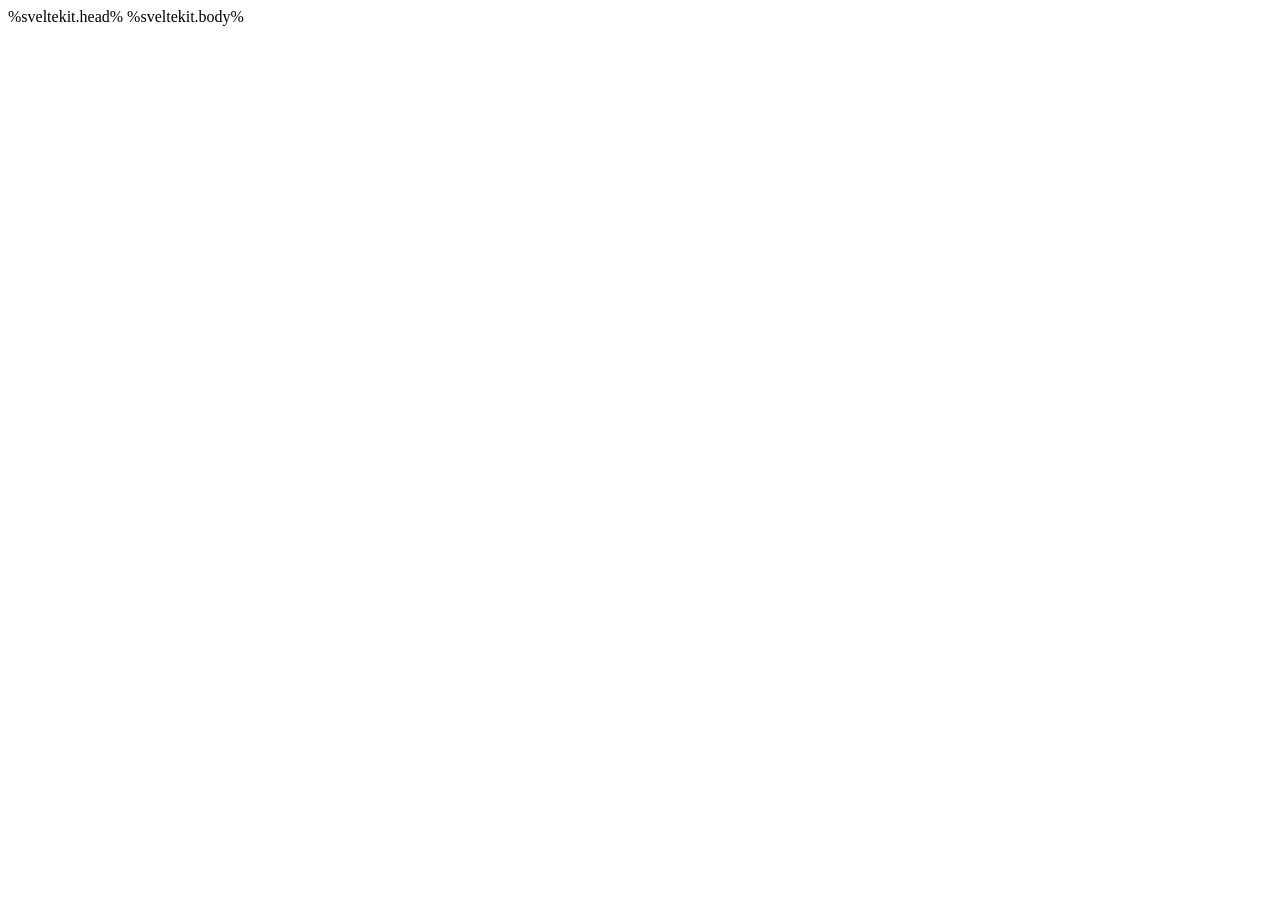
<file: src/app.html>
<!doctype html>
<html lang="en">
  <head>
    <meta charset="utf-8" />
    <meta name="viewport" content="width=device-width, initial-scale=1" />
    %sveltekit.head%
  </head>
  <body>
    <div style="display: contents">%sveltekit.body%</div>
  </body>
</html>
</file>
<file: rendered/_app/immutable/assets/runbook.BhhgOc_n.css>
:root{--bg: #fbfaf7;--fg: #1d1d1b;--muted: #6b6a66;--line: #e3e0d8;--accent: #2f6f5e;--warn: #b4501f;--warn-bg: #fbeee6;--note-bg: #eef5f2;--mono: ui-monospace, "Cascadia Code", Menlo, monospace}@media(prefers-color-scheme:dark){:root{--bg: #171716;--fg: #ecebe6;--muted: #9c9a93;--line: #34332f;--accent: #6fbfa6;--warn: #f0905d;--warn-bg: #3a2418;--note-bg: #1d2c27}}body{margin:0;background:var(--bg);color:var(--fg);font:16px/1.6 system-ui,sans-serif}.kb table{border-collapse:collapse;width:100%;margin:1rem 0;font-size:.92rem}.kb th,.kb td{border-bottom:1px solid var(--line);padding:.35rem .5rem;text-align:left}.kb code{font-family:var(--mono);font-size:.88em}.kb a{color:var(--accent)}.kb.svelte-e2jw2j{max-width:760px;margin:0 auto;padding:2rem 16px 4rem}.crumb.svelte-e2jw2j{font:.8rem var(--mono);text-decoration:none;color:var(--muted)}h1.svelte-e2jw2j{margin:.25rem 0 .5rem;line-height:1.2}.meta.svelte-e2jw2j{display:flex;flex-wrap:wrap;gap:.5rem 1rem;color:var(--muted);font-size:.85rem;margin:0}.status.svelte-e2jw2j{border:1px solid var(--line);border-radius:99px;padding:0 .6rem}.stale.svelte-e2jw2j{color:var(--warn);font-weight:600}.banner.svelte-e2jw2j{background:var(--warn-bg);color:var(--warn);padding:.6rem 1rem;border-radius:6px}footer.svelte-e2jw2j{margin-top:3rem;color:var(--muted);font-size:.8rem;border-top:1px solid var(--line);padding-top:1rem}
</file>
<file: rendered/_app/immutable/assets/Callout.yLErXQDM.css>
aside.svelte-17bri61{border-left:4px solid var(--accent);padding:.5rem 1rem;margin:1rem 0;background:var(--note-bg)}aside.warn.svelte-17bri61{border-color:var(--warn);background:var(--warn-bg)}
</file>
<file: rendered/_app/immutable/assets/5.mS22_sLR.css>
.sum.svelte-1n91i81{font-size:1.1rem}.tags.svelte-1n91i81,.note.svelte-1n91i81{color:var(--muted);font-size:.85em}.state.svelte-1n91i81{white-space:nowrap;font-weight:600}.wrong.svelte-1n91i81 td:where(.svelte-1n91i81){background:var(--warn-bg);color:var(--warn)}.stamp.svelte-1280m42{margin:2rem 0 0;font:.85rem var(--mono);color:var(--muted)}.stamp.svelte-1280m42 b:where(.svelte-1280m42){color:var(--accent);letter-spacing:.04em}.missing.svelte-1280m42{color:var(--warn)}
</file>
<file: rendered/_app/immutable/assets/4.hI2H_0Om.css>
.sum.svelte-12oyimm{font-size:1.1rem}.tags.svelte-12oyimm,.note.svelte-12oyimm{color:var(--muted);font-size:.85em}.wrong.svelte-12oyimm td:where(.svelte-12oyimm){background:var(--warn-bg)}.wrong.svelte-12oyimm td:where(.svelte-12oyimm):last-child{color:var(--warn);font-weight:600}svg.svelte-18a6qal{width:100%;max-width:640px}.in.svelte-18a6qal{fill:var(--warn)}.merged.svelte-18a6qal{fill:var(--accent)}text.svelte-18a6qal{font:8px var(--mono);fill:var(--muted);text-anchor:middle}figcaption.svelte-18a6qal{color:var(--muted);font-size:.85rem}.key.svelte-18a6qal{display:inline-block;width:.7em;height:.7em;border-radius:2px}.key.in.svelte-18a6qal{background:var(--warn)}.key.merged.svelte-18a6qal{background:var(--accent)}
</file>
<file: rendered/_app/immutable/assets/6.C3mwiGDj.css>
.try.svelte-gq0h2h{display:grid;grid-template-columns:repeat(auto-fit,minmax(220px,1fr));gap:.75rem;margin:1rem 0}fieldset.svelte-gq0h2h{display:grid;gap:.4rem;border:1px solid var(--line);border-radius:6px}.verdict.svelte-gq0h2h{grid-column:1 / -1;margin:0;font-weight:600;color:var(--muted)}.dup.svelte-gq0h2h{color:var(--accent);font-weight:600}
</file>
<file: rendered/_app/immutable/assets/2.Bt0MwIZg.css>
.stale.svelte-tbc1ha{color:var(--warn);font-weight:600}
</file>
